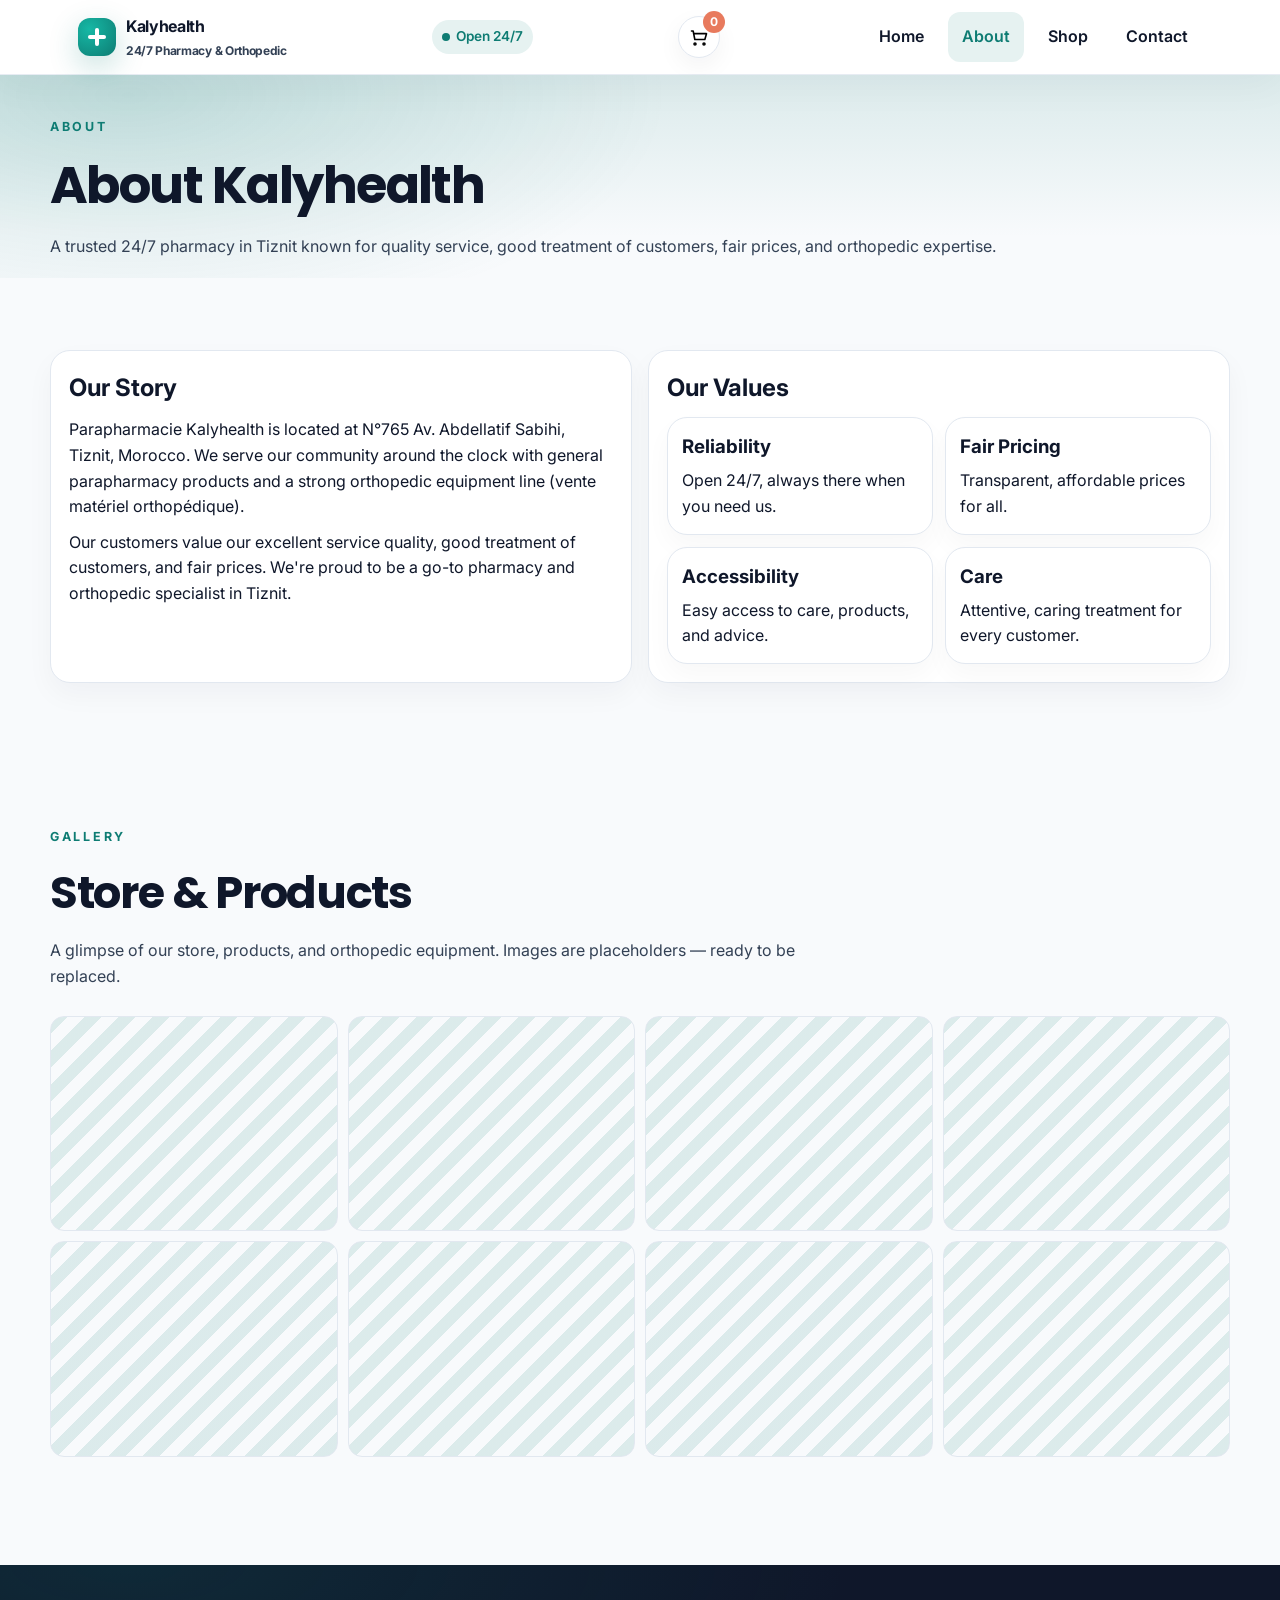
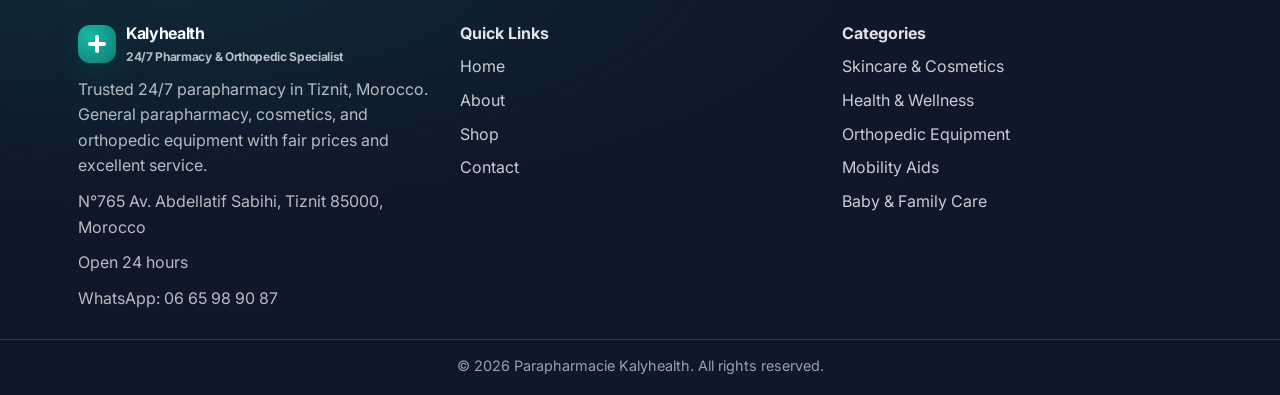
<file: about.html>
<!DOCTYPE html>
<html lang="en">
<head>
  <meta charset="UTF-8">
  <meta name="viewport" content="width=device-width, initial-scale=1.0">
  <title>About — Parapharmacie Kalyhealth</title>
  <meta name="description" content="About Kalyhealth: trusted 24/7 pharmacy in Tiznit, Morocco, known for quality service, fair prices, and orthopedic expertise.">
  <link rel="preconnect" href="https://fonts.googleapis.com">
  <link rel="preconnect" href="https://fonts.gstatic.com" crossorigin>
  <link href="https://fonts.googleapis.com/css2?family=Inter:wght@400;500;600;700&family=Manrope:wght@600;700;800&family=Poppins:wght@600;700;800&display=swap" rel="stylesheet">
  <link rel="stylesheet" href="style.css">
</head>
<body>
  <header class="navbar">
    <div class="navbar-inner">
      <a class="navbar-logo" href="index.html">
        <div class="logo-mark"></div>
        <div class="logo-text">
          <span class="logo-title">Kalyhealth</span>
          <span class="logo-sub">24/7 Pharmacy & Orthopedic</span>
        </div>
      </a>
      <div class="nav-open-badge">
        <span class="nav-open-dot"></span>
        <span>Open 24/7</span>
      </div>
      <nav class="nav-actions">
        <button class="nav-menu-toggle" id="navToggle" aria-label="Open navigation menu">
          <span></span>
          <span></span>
          <span></span>
        </button>
        <button class="cart-btn" id="cartBtn" aria-label="Open cart">
          <svg width="20" height="20" viewBox="0 0 20 20" fill="none" xmlns="http://www.w3.org/2000/svg" aria-hidden="true">
            <path d="M6 16C5.44772 16 5 16.4477 5 17C5 17.5523 5.44772 18 6 18C6.55228 18 7 17.5523 7 17C7 16.4477 6.55228 16 6 16Z" stroke="currentColor" stroke-width="1.6" stroke-linecap="round" stroke-linejoin="round"/>
            <path d="M15 16C14.4477 16 14 16.4477 14 17C14 17.5523 14.4477 18 15 18C15.5523 18 16 17.5523 16 17C16 16.4477 15.5523 16 15 16Z" stroke="currentColor" stroke-width="1.6" stroke-linecap="round" stroke-linejoin="round"/>
            <path d="M2.5 4H4.16667L5.83333 12.5H15.8333L17.5 6.66667H5" stroke="currentColor" stroke-width="1.6" stroke-linecap="round" stroke-linejoin="round"/>
          </svg>
          <span class="cart-badge" id="cartBadge">0</span>
        </button>
      </nav>
      <div class="nav-overlay" id="navOverlay"></div>
      <div class="nav-links" id="navLinks">
        <a class="nav-link" href="index.html">Home</a>
        <a class="nav-link active" href="about.html">About</a>
        <a class="nav-link" href="shop.html">Shop</a>
        <a class="nav-link" href="contact.html">Contact</a>
      </div>
    </div>
  </header>

  <main>
    <section class="page-header">
      <div class="page-header-inner">
        <span class="section-kicker">About</span>
        <h1 class="page-title">About Kalyhealth</h1>
        <p class="page-subtitle">A trusted 24/7 pharmacy in Tiznit known for quality service, good treatment of customers, fair prices, and orthopedic expertise.</p>
      </div>
    </section>

    <section class="section">
      <div class="container about-grid">
        <article class="about-card animate-fade-in-up">
          <h2>Our Story</h2>
          <p>Parapharmacie Kalyhealth is located at N°765 Av. Abdellatif Sabihi, Tiznit, Morocco. We serve our community around the clock with general parapharmacy products and a strong orthopedic equipment line (vente matériel orthopédique).</p>
          <p>Our customers value our excellent service quality, good treatment of customers, and fair prices. We're proud to be a go-to pharmacy and orthopedic specialist in Tiznit.</p>
        </article>
        <article class="about-card animate-fade-in-up" style="transition-delay: 120ms;">
          <h2>Our Values</h2>
          <div class="values-grid">
            <div class="value-card">
              <h3>Reliability</h3>
              <p>Open 24/7, always there when you need us.</p>
            </div>
            <div class="value-card">
              <h3>Fair Pricing</h3>
              <p>Transparent, affordable prices for all.</p>
            </div>
            <div class="value-card">
              <h3>Accessibility</h3>
              <p>Easy access to care, products, and advice.</p>
            </div>
            <div class="value-card">
              <h3>Care</h3>
              <p>Attentive, caring treatment for every customer.</p>
            </div>
          </div>
        </article>
      </div>
    </section>

    <section class="section">
      <div class="section-header">
        <span class="section-kicker">Gallery</span>
        <h2 class="section-title">Store & Products</h2>
        <p class="section-subtitle">A glimpse of our store, products, and orthopedic equipment. Images are placeholders — ready to be replaced.</p>
      </div>
      <div class="container gallery-grid animate-stagger">
        <div class="gallery-item"></div>
        <div class="gallery-item"></div>
        <div class="gallery-item"></div>
        <div class="gallery-item"></div>
        <div class="gallery-item"></div>
        <div class="gallery-item"></div>
        <div class="gallery-item"></div>
        <div class="gallery-item"></div>
      </div>
    </section>
  </main>

  <footer class="footer">
    <div class="footer-inner">
      <div class="footer-brand">
        <div class="navbar-logo" style="color: #fff;">
          <div class="logo-mark"></div>
          <div class="logo-text">
            <span class="logo-title">Kalyhealth</span>
            <span class="logo-sub" style="color: rgba(248,250,252,0.72);">24/7 Pharmacy & Orthopedic Specialist</span>
          </div>
        </div>
        <p class="footer-text">Trusted 24/7 parapharmacy in Tiznit, Morocco. General parapharmacy, cosmetics, and orthopedic equipment with fair prices and excellent service.</p>
        <p class="footer-text">N°765 Av. Abdellatif Sabihi, Tiznit 85000, Morocco</p>
        <p class="footer-text">Open 24 hours</p>
        <p class="footer-text">WhatsApp: 06 65 98 90 87</p>
      </div>
      <div class="footer-links">
        <h4>Quick Links</h4>
        <a class="footer-link" href="index.html">Home</a>
        <a class="footer-link" href="about.html">About</a>
        <a class="footer-link" href="shop.html">Shop</a>
        <a class="footer-link" href="contact.html">Contact</a>
      </div>
      <div class="footer-links">
        <h4>Categories</h4>
        <a class="footer-link" href="shop.html#skincare">Skincare & Cosmetics</a>
        <a class="footer-link" href="shop.html#health">Health & Wellness</a>
        <a class="footer-link" href="shop.html#ortho">Orthopedic Equipment</a>
        <a class="footer-link" href="shop.html#mobility">Mobility Aids</a>
        <a class="footer-link" href="shop.html#baby">Baby & Family Care</a>
      </div>
    </div>
    <div class="footer-bottom">
      <p>&copy; <span id="year"></span> Parapharmacie Kalyhealth. All rights reserved.</p>
    </div>
  </footer>

  <div class="cart-drawer" id="cartDrawer">
    <div class="cart-overlay" id="cartOverlay"></div>
    <div class="cart-panel" id="cartPanel">
      <div class="cart-header">
        <h3 class="cart-title">Your Cart</h3>
        <button class="cart-close" id="cartClose" aria-label="Close cart">✕</button>
      </div>
      <div class="cart-items" id="cartItems"></div>
      <div class="cart-footer">
        <div class="cart-total">
          <span>Total</span>
          <span id="cartTotal">0 DH</span>
        </div>
        <button class="btn btn-whatsapp tap-scale" id="orderWhatsApp">Order via WhatsApp</button>
      </div>
    </div>
  </div>

  <script src="products.js"></script>
  <script src="cart.js"></script>
  <script src="script.js"></script>
</body>
</html>
</file>
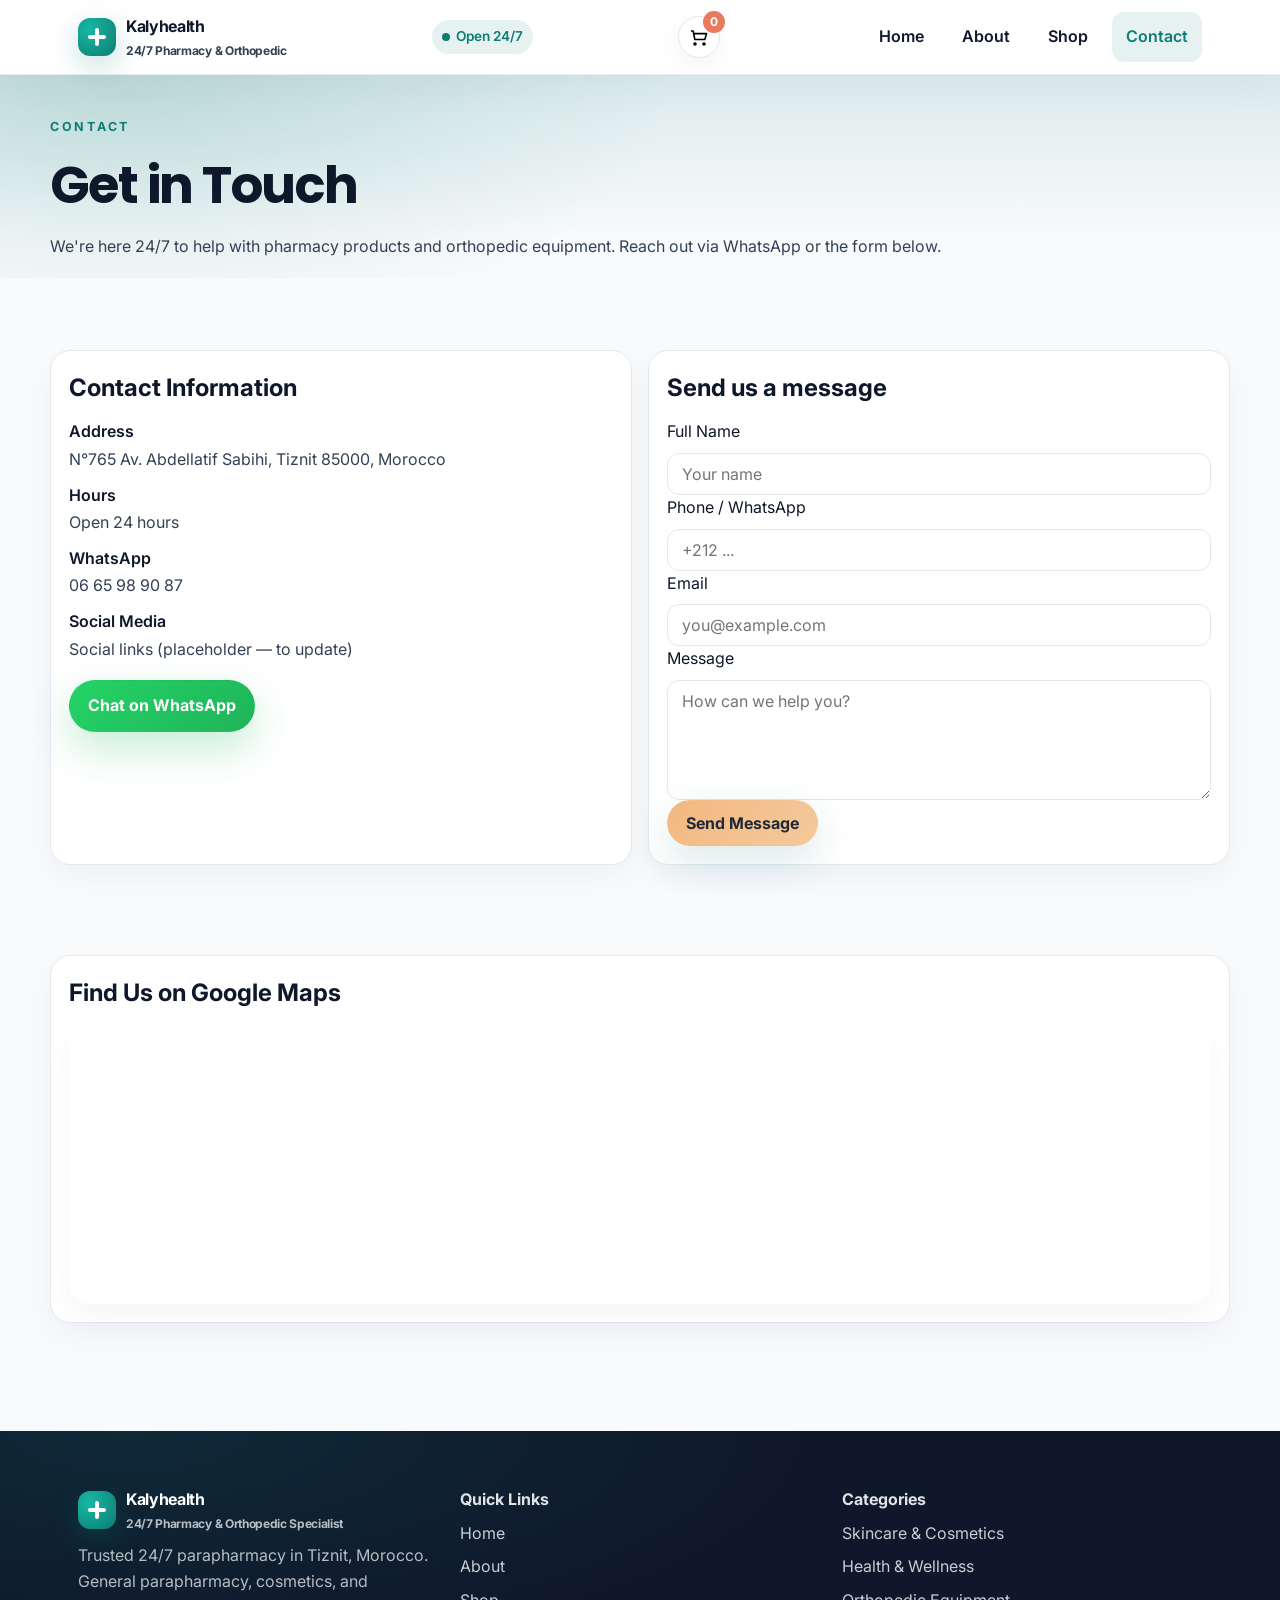
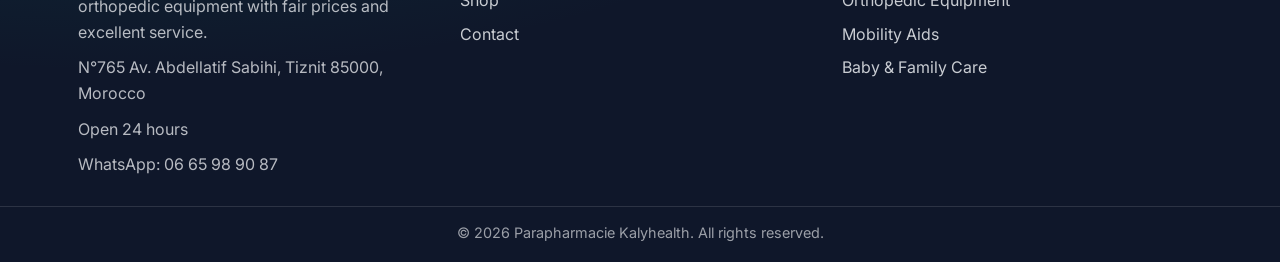
<file: contact.html>
<!DOCTYPE html>
<html lang="en">
<head>
  <meta charset="UTF-8">
  <meta name="viewport" content="width=device-width, initial-scale=1.0">
  <title>Contact — Parapharmacie Kalyhealth</title>
  <meta name="description" content="Contact Kalyhealth: N°765 Av. Abdellatif Sabihi, Tiznit, Morocco. Open 24 hours. WhatsApp 06 65 98 90 87.">
  <link rel="preconnect" href="https://fonts.googleapis.com">
  <link rel="preconnect" href="https://fonts.gstatic.com" crossorigin>
  <link href="https://fonts.googleapis.com/css2?family=Inter:wght@400;500;600;700&family=Manrope:wght@600;700;800&family=Poppins:wght@600;700;800&display=swap" rel="stylesheet">
  <link rel="stylesheet" href="style.css">
</head>
<body>
  <header class="navbar">
    <div class="navbar-inner">
      <a class="navbar-logo" href="index.html">
        <div class="logo-mark"></div>
        <div class="logo-text">
          <span class="logo-title">Kalyhealth</span>
          <span class="logo-sub">24/7 Pharmacy & Orthopedic</span>
        </div>
      </a>
      <div class="nav-open-badge">
        <span class="nav-open-dot"></span>
        <span>Open 24/7</span>
      </div>
      <nav class="nav-actions">
        <button class="nav-menu-toggle" id="navToggle" aria-label="Open navigation menu">
          <span></span>
          <span></span>
          <span></span>
        </button>
        <button class="cart-btn" id="cartBtn" aria-label="Open cart">
          <svg width="20" height="20" viewBox="0 0 20 20" fill="none" xmlns="http://www.w3.org/2000/svg" aria-hidden="true">
            <path d="M6 16C5.44772 16 5 16.4477 5 17C5 17.5523 5.44772 18 6 18C6.55228 18 7 17.5523 7 17C7 16.4477 6.55228 16 6 16Z" stroke="currentColor" stroke-width="1.6" stroke-linecap="round" stroke-linejoin="round"/>
            <path d="M15 16C14.4477 16 14 16.4477 14 17C14 17.5523 14.4477 18 15 18C15.5523 18 16 17.5523 16 17C16 16.4477 15.5523 16 15 16Z" stroke="currentColor" stroke-width="1.6" stroke-linecap="round" stroke-linejoin="round"/>
            <path d="M2.5 4H4.16667L5.83333 12.5H15.8333L17.5 6.66667H5" stroke="currentColor" stroke-width="1.6" stroke-linecap="round" stroke-linejoin="round"/>
          </svg>
          <span class="cart-badge" id="cartBadge">0</span>
        </button>
      </nav>
      <div class="nav-overlay" id="navOverlay"></div>
      <div class="nav-links" id="navLinks">
        <a class="nav-link" href="index.html">Home</a>
        <a class="nav-link" href="about.html">About</a>
        <a class="nav-link" href="shop.html">Shop</a>
        <a class="nav-link active" href="contact.html">Contact</a>
      </div>
    </div>
  </header>

  <main>
    <section class="page-header">
      <div class="page-header-inner">
        <span class="section-kicker">Contact</span>
        <h1 class="page-title">Get in Touch</h1>
        <p class="page-subtitle">We're here 24/7 to help with pharmacy products and orthopedic equipment. Reach out via WhatsApp or the form below.</p>
      </div>
    </section>

    <section class="section">
      <div class="container contact-grid">
        <article class="contact-card animate-fade-in-up">
          <h2>Contact Information</h2>
          <div class="contact-list">
            <div class="contact-item">
              <span class="contact-label">Address</span>
              <span class="contact-value">N°765 Av. Abdellatif Sabihi, Tiznit 85000, Morocco</span>
            </div>
            <div class="contact-item">
              <span class="contact-label">Hours</span>
              <span class="contact-value">Open 24 hours</span>
            </div>
            <div class="contact-item">
              <span class="contact-label">WhatsApp</span>
              <span class="contact-value">06 65 98 90 87</span>
            </div>
            <div class="contact-item">
              <span class="contact-label">Social Media</span>
              <span class="contact-value">Social links (placeholder — to update)</span>
            </div>
          </div>
          <div class="hero-actions">
            <a class="btn btn-whatsapp tap-scale" href="https://wa.me/212665989087?text=Hello%20Kalyhealth%2C%20I%20have%20a%20question%20about%20your%20products." target="_blank" rel="noopener">Chat on WhatsApp</a>
          </div>
        </article>

        <article class="contact-card animate-fade-in-up" style="transition-delay: 120ms;">
          <h2>Send us a message</h2>
          <form id="contactForm" novalidate>
            <div class="form-group">
              <label for="name">Full Name</label>
              <input class="form-input" type="text" id="name" placeholder="Your name">
            </div>
            <div class="form-group">
              <label for="phone">Phone / WhatsApp</label>
              <input class="form-input" type="tel" id="phone" placeholder="+212 ...">
            </div>
            <div class="form-group">
              <label for="email">Email</label>
              <input class="form-input" type="email" id="email" placeholder="you@example.com">
            </div>
            <div class="form-group">
              <label for="message">Message</label>
              <textarea class="form-textarea" id="message" placeholder="How can we help you?"></textarea>
            </div>
            <button class="btn btn-primary tap-scale" type="submit">Send Message</button>
          </form>
        </article>
      </div>
    </section>

    <section class="section" style="padding-top: 18px;">
      <div class="container contact-card animate-fade-in-up">
        <h2>Find Us on Google Maps</h2>
        <iframe class="map-frame" loading="lazy" allowfullscreen referrerpolicy="no-referrer-when-downgrade" src="https://maps.google.com/?q=N%C2%B0765%20Av.%20Abdellatif%20Sabihi%2C%20Tiznit%2085000%2C%20Morocco&output=embed"></iframe>
      </div>
    </section>
  </main>

  <footer class="footer">
    <div class="footer-inner">
      <div class="footer-brand">
        <div class="navbar-logo" style="color: #fff;">
          <div class="logo-mark"></div>
          <div class="logo-text">
            <span class="logo-title">Kalyhealth</span>
            <span class="logo-sub" style="color: rgba(248,250,252,0.72);">24/7 Pharmacy & Orthopedic Specialist</span>
          </div>
        </div>
        <p class="footer-text">Trusted 24/7 parapharmacy in Tiznit, Morocco. General parapharmacy, cosmetics, and orthopedic equipment with fair prices and excellent service.</p>
        <p class="footer-text">N°765 Av. Abdellatif Sabihi, Tiznit 85000, Morocco</p>
        <p class="footer-text">Open 24 hours</p>
        <p class="footer-text">WhatsApp: 06 65 98 90 87</p>
      </div>
      <div class="footer-links">
        <h4>Quick Links</h4>
        <a class="footer-link" href="index.html">Home</a>
        <a class="footer-link" href="about.html">About</a>
        <a class="footer-link" href="shop.html">Shop</a>
        <a class="footer-link" href="contact.html">Contact</a>
      </div>
      <div class="footer-links">
        <h4>Categories</h4>
        <a class="footer-link" href="shop.html#skincare">Skincare & Cosmetics</a>
        <a class="footer-link" href="shop.html#health">Health & Wellness</a>
        <a class="footer-link" href="shop.html#ortho">Orthopedic Equipment</a>
        <a class="footer-link" href="shop.html#mobility">Mobility Aids</a>
        <a class="footer-link" href="shop.html#baby">Baby & Family Care</a>
      </div>
    </div>
    <div class="footer-bottom">
      <p>&copy; <span id="year"></span> Parapharmacie Kalyhealth. All rights reserved.</p>
    </div>
  </footer>

  <div class="cart-drawer" id="cartDrawer">
    <div class="cart-overlay" id="cartOverlay"></div>
    <div class="cart-panel" id="cartPanel">
      <div class="cart-header">
        <h3 class="cart-title">Your Cart</h3>
        <button class="cart-close" id="cartClose" aria-label="Close cart">✕</button>
      </div>
      <div class="cart-items" id="cartItems"></div>
      <div class="cart-footer">
        <div class="cart-total">
          <span>Total</span>
          <span id="cartTotal">0 DH</span>
        </div>
        <button class="btn btn-whatsapp tap-scale" id="orderWhatsApp">Order via WhatsApp</button>
      </div>
    </div>
  </div>

  <script src="products.js"></script>
  <script src="cart.js"></script>
  <script src="script.js"></script>
</body>
</html>
</file>
<file: style.css>
/* DESIGN PLAN (quick):
- Palette: deep teal (#0A8F7B or #0E7C73 primary, #0B7A6C), white (#FFFFFF), soft accent gold (#F2B880) for CTAs/badges, coral-ish (#E87A5D) for highlights, dark text (#0F172A), light bg (#F8FAFC)
- Typography: Poppins/Manrope (headings), Inter/Nunito Sans (body) - mobile-first sizing
- Hero: full-screen teal-to-white gradient with clean medical-cross accent (CSS only)
- Product cards: subtle border, shadow on hover, tap-scale on mobile
- Cart: sidebar on desktop, bottom-sheet on mobile
- Animations: fade-in-up, micro-bounce, badge-pulse, star reveal, smooth scroll
*/

:root {
  --primary: #0E7C73;
  --primary-dark: #0A7466;
  --primary-deep: #0A6C63;
  --accent-gold: #F2B880;
  --accent-coral: #E87A5D;
  --bg: #F8FAFC;
  --card-bg: #FFFFFF;
  --text-dark: #0F172A;
  --text-light: #334155;
  --text-white: #FFFFFF;
  --border: #E2E8F0;
  --shadow-soft: 0 10px 30px rgba(14, 124, 115, 0.12);
  --shadow-strong: 0 18px 45px rgba(14, 124, 115, 0.22);
  --radius-sm: 10px;
  --radius-md: 14px;
  --radius-lg: 20px;
  --ease: cubic-bezier(0.22, 1, 0.36, 1);
}

* {
  margin: 0;
  padding: 0;
  box-sizing: border-box;
  -webkit-font-smoothing: antialiased;
  -moz-osx-font-smoothing: grayscale;
}

html {
  scroll-behavior: smooth;
}

body {
  font-family: 'Inter', 'Nunito Sans', system-ui, -apple-system, BlinkMacSystemFont, sans-serif;
  color: var(--text-dark);
  background: var(--bg);
  line-height: 1.6;
  overflow-x: hidden;
}

img {
  max-width: 100%;
  display: block;
  height: auto;
}

a {
  color: inherit;
  text-decoration: none;
}

button {
  font-family: inherit;
  cursor: pointer;
  border: none;
  background: none;
  font-size: 1rem;
}

ul {
  list-style: none;
}

:focus-visible {
  outline: 3px solid rgba(242, 184, 128, 0.8);
  outline-offset: 2px;
  border-radius: 8px;
}

.no-scroll {
  overflow: hidden;
}

@keyframes fadeInUp {
  from {
    opacity: 0;
    transform: translateY(16px);
  }
  to {
    opacity: 1;
    transform: translateY(0);
  }
}

@keyframes slideInRight {
  from {
    opacity: 0;
    transform: translateX(100%);
  }
  to {
    opacity: 1;
    transform: translateX(0);
  }
}

@keyframes badgePulse {
  0%, 100% {
    transform: scale(1);
    box-shadow: 0 0 0 0 rgba(232, 122, 93, 0.55);
  }
  50% {
    transform: scale(1.08);
    box-shadow: 0 0 0 6px rgba(232, 122, 93, 0.18);
  }
}

@keyframes microBounce {
  0% { transform: scale(1); }
  30% { transform: scale(0.92); }
  60% { transform: scale(1.08); }
  100% { transform: scale(1); }
}

@keyframes starReveal {
  from { opacity: 0; transform: scale(0.6) rotate(-8deg); }
  to { opacity: 1; transform: scale(1) rotate(0); }
}

@keyframes ticker {
  from { transform: translateX(0); }
  to { transform: translateX(-50%); }
}

.animate-fade-in-up {
  opacity: 0;
  transform: translateY(16px);
  transition: opacity 700ms var(--ease), transform 700ms var(--ease);
}

.animate-fade-in-up.in-view {
  opacity: 1;
  transform: translateY(0);
}

.animate-stagger > * {
  opacity: 0;
  transform: translateY(14px);
  transition: opacity 650ms var(--ease), transform 650ms var(--ease);
}

.animate-stagger.in-view > *:nth-child(1) { transition-delay: 100ms; }
.animate-stagger.in-view > *:nth-child(2) { transition-delay: 160ms; }
.animate-stagger.in-view > *:nth-child(3) { transition-delay: 220ms; }
.animate-stagger.in-view > *:nth-child(4) { transition-delay: 280ms; }
.animate-stagger.in-view > *:nth-child(5) { transition-delay: 340ms; }
.animate-stagger.in-view > *:nth-child(6) { transition-delay: 400ms; }

.animate-stagger.in-view > * {
  opacity: 1;
  transform: translateY(0);
}

.tap-scale {
  transition: transform 160ms ease, box-shadow 160ms ease;
}

.tap-scale:active {
  transform: scale(0.97);
}

.card-lift {
  transition: transform 260ms var(--ease), box-shadow 260ms var(--ease), border-color 260ms var(--ease);
}

.card-lift:hover {
  transform: translateY(-6px);
  box-shadow: var(--shadow-soft);
}

.card-lift:active {
  transform: translateY(-2px) scale(0.99);
}

.navbar {
  position: sticky;
  top: 0;
  z-index: 40;
  background: rgba(255, 255, 255, 0.98);
  backdrop-filter: blur(6px);
  border-bottom: 1px solid rgba(226, 232, 240, 0.8);
  box-shadow: 0 10px 40px rgba(15, 23, 42, 0.04);
}

.navbar-inner {
  display: flex;
  align-items: center;
  justify-content: space-between;
  gap: 16px;
  max-width: 1180px;
  margin: 0 auto;
  padding: 10px 18px;
}

.navbar-logo {
  display: flex;
  align-items: center;
  gap: 10px;
  font-weight: 700;
  letter-spacing: -0.02em;
}

.logo-mark {
  width: 38px;
  height: 38px;
  border-radius: 12px;
  background: radial-gradient(circle at 30% 30%, #16B8A5, var(--primary));
  position: relative;
  box-shadow: 0 10px 30px rgba(14, 124, 115, 0.24);
}

.logo-mark::before,
.logo-mark::after {
  content: "";
  position: absolute;
  background: #fff;
  border-radius: 999px;
}

.logo-mark::before {
  width: 18px;
  height: 4px;
  left: 50%;
  top: 50%;
  transform: translate(-50%, -50%);
}

.logo-mark::after {
  width: 4px;
  height: 18px;
  left: 50%;
  top: 50%;
  transform: translate(-50%, -50%);
}

.logo-text {
  display: flex;
  flex-direction: column;
  gap: 1px;
}

.logo-title {
  font-size: 1rem;
  font-weight: 700;
}

.logo-sub {
  font-size: 0.75rem;
  color: var(--text-light);
}

.nav-open-badge {
  display: none;
  align-items: center;
  gap: 6px;
  padding: 6px 10px;
  border-radius: 999px;
  background: rgba(14, 124, 115, 0.1);
  color: var(--primary);
  font-weight: 600;
  font-size: 0.85rem;
  animation: badgePulse 2600ms infinite;
}

.nav-open-dot {
  width: 8px;
  height: 8px;
  border-radius: 50%;
  background: var(--primary);
}

.nav-actions {
  display: flex;
  align-items: center;
  gap: 10px;
}

.nav-menu-toggle {
  display: inline-flex;
  align-items: center;
  justify-content: center;
  width: 42px;
  height: 42px;
  border-radius: 999px;
  background: var(--card-bg);
  border: 1px solid var(--border);
  box-shadow: 0 8px 24px rgba(15, 23, 42, 0.05);
  position: relative;
}

.nav-menu-toggle span {
  display: block;
  width: 18px;
  height: 2px;
  background: var(--text-dark);
  border-radius: 999px;
  margin: 3px 0;
}

.cart-btn {
  display: inline-flex;
  align-items: center;
  justify-content: center;
  width: 42px;
  height: 42px;
  border-radius: 999px;
  background: var(--card-bg);
  border: 1px solid var(--border);
  box-shadow: 0 8px 24px rgba(15, 23, 42, 0.05);
  position: relative;
}

.cart-badge {
  position: absolute;
  top: -6px;
  right: -6px;
  min-width: 22px;
  height: 22px;
  border-radius: 999px;
  background: var(--accent-coral);
  color: #fff;
  display: flex;
  align-items: center;
  justify-content: center;
  font-size: 0.75rem;
  font-weight: 700;
  padding: 0 6px;
  transition: transform 200ms var(--ease);
}

.cart-badge.pulse {
  animation: badgePulse 600ms ease;
}

.nav-links {
  position: fixed;
  inset: 0 0 0 auto;
  transform: translateX(100%);
  transition: transform 380ms var(--ease);
  background: radial-gradient(circle at top right, rgba(14, 124, 115, 0.14), transparent 55%), #fff;
  display: flex;
  flex-direction: column;
  padding: 84px 24px 24px;
  gap: 12px;
  box-shadow: -20px 0 60px rgba(15, 23, 42, 0.16);
}

.nav-links.open {
  transform: translateX(0);
}

.nav-link {
  font-weight: 600;
  padding: 12px 14px;
  border-radius: 12px;
  display: flex;
  align-items: center;
  gap: 10px;
}

.nav-link.active,
.nav-link:hover {
  background: rgba(14, 124, 115, 0.1);
  color: var(--primary);
}

.nav-overlay {
  position: fixed;
  inset: 0;
  background: rgba(15, 23, 42, 0.4);
  opacity: 0;
  pointer-events: none;
  transition: opacity 320ms var(--ease);
}

.nav-overlay.active {
  opacity: 1;
  pointer-events: all;
}

.hero {
  position: relative;
  min-height: 88svh;
  display: flex;
  align-items: center;
  padding: 72px 18px 56px;
  background: radial-gradient(1200px 800px at 10% 10%, rgba(22, 184, 165, 0.25), transparent 60%),
              radial-gradient(900px 700px at 90% 20%, rgba(242, 184, 128, 0.18), transparent 65%),
              linear-gradient(160deg, var(--primary-deep) 0%, #0C9F90 45%, #F8FAFC 100%);
  overflow: hidden;
}

.hero::after {
  content: "";
  position: absolute;
  width: 320px;
  height: 320px;
  border-radius: 50%;
  border: 18px solid rgba(255, 255, 255, 0.14);
  top: -120px;
  right: -140px;
}

.hero-grid {
  position: relative;
  z-index: 2;
  max-width: 1180px;
  margin: 0 auto;
  display: grid;
  gap: 32px;
}

.hero-content {
  display: flex;
  flex-direction: column;
  gap: 18px;
}

.hero-kicker {
  display: inline-flex;
  align-items: center;
  gap: 8px;
  padding: 8px 14px;
  border-radius: 999px;
  background: rgba(255, 255, 255, 0.18);
  color: var(--text-white);
  font-weight: 600;
  width: fit-content;
  backdrop-filter: blur(4px);
}

.hero-title {
  font-family: 'Poppins', 'Manrope', sans-serif;
  font-size: clamp(2.6rem, 8vw, 4.8rem);
  line-height: 1.02;
  letter-spacing: -0.04em;
  color: var(--text-white);
}

.hero-subtitle {
  color: rgba(248, 250, 252, 0.88);
  font-size: clamp(1rem, 2.4vw, 1.16rem);
  max-width: 680px;
}

.hero-actions {
  display: flex;
  flex-wrap: wrap;
  gap: 12px;
  margin-top: 6px;
}

.btn {
  display: inline-flex;
  align-items: center;
  gap: 10px;
  padding: 12px 18px;
  border-radius: 999px;
  font-weight: 700;
  border: 1px solid transparent;
  transition: transform 200ms var(--ease), box-shadow 200ms var(--ease), background 200ms var(--ease), color 200ms var(--ease);
  box-shadow: 0 14px 40px rgba(14, 124, 115, 0.16);
}

.btn-primary {
  background: linear-gradient(135deg, var(--accent-gold) 0%, #F5C99C 100%);
  color: #1F2937;
}

.btn-ghost {
  background: rgba(255, 255, 255, 0.16);
  color: var(--text-white);
  backdrop-filter: blur(4px);
  border-color: rgba(255, 255, 255, 0.4);
}

.btn-whatsapp {
  background: linear-gradient(135deg, #25D366 0%, #1FB45A 100%);
  color: #fff;
  box-shadow: 0 16px 40px rgba(31, 180, 90, 0.26);
}

.btn:active {
  transform: scale(0.98);
}

.hero-card {
  background: rgba(255, 255, 255, 0.92);
  border-radius: var(--radius-lg);
  border: 1px solid rgba(226, 232, 240, 0.9);
  box-shadow: var(--shadow-strong);
  padding: 20px;
  display: grid;
  gap: 14px;
  align-self: start;
}

.hero-card-grid {
  display: grid;
  grid-template-columns: repeat(2, minmax(0, 1fr));
  gap: 12px;
}

.hero-card-item {
  background: linear-gradient(160deg, rgba(14, 124, 115, 0.08), transparent 70%);
  border-radius: var(--radius-md);
  padding: 14px;
  display: flex;
  flex-direction: column;
  gap: 6px;
  border: 1px solid rgba(226, 232, 240, 0.9);
}

.hero-card-label {
  font-size: 0.9rem;
  font-weight: 600;
}

.hero-card-value {
  font-size: 0.85rem;
  color: var(--text-light);
}

.trust-strip {
  position: relative;
  overflow: hidden;
  background: var(--primary-dark);
  color: var(--text-white);
  border-top: 1px solid rgba(255, 255, 255, 0.14);
  border-bottom: 1px solid rgba(255, 255, 255, 0.14);
}

.trust-strip-track {
  display: flex;
  gap: 36px;
  align-items: center;
  padding: 10px 0;
  width: max-content;
  animation: ticker 24s linear infinite;
  text-transform: uppercase;
  letter-spacing: 0.24em;
  font-size: 0.78rem;
  font-weight: 600;
}

.trust-strip-item {
  white-space: nowrap;
}

.section {
  padding: 56px 18px;
}

.section-header {
  max-width: 1180px;
  margin: 0 auto 26px;
  display: flex;
  flex-direction: column;
  gap: 10px;
}

.section-kicker {
  color: var(--primary);
  font-weight: 700;
  text-transform: uppercase;
  letter-spacing: 0.22em;
  font-size: 0.78rem;
}

.section-title {
  font-family: 'Poppins', 'Manrope', sans-serif;
  font-size: clamp(1.8rem, 4vw, 2.8rem);
  letter-spacing: -0.03em;
}

.section-subtitle {
  color: var(--text-light);
  max-width: 760px;
}

.container {
  max-width: 1180px;
  margin: 0 auto;
}

.categories-grid {
  display: grid;
  grid-template-columns: repeat(1, minmax(0, 1fr));
  gap: 16px;
}

.category-card {
  background: var(--card-bg);
  border-radius: var(--radius-lg);
  border: 1px solid var(--border);
  padding: 18px;
  display: flex;
  flex-direction: column;
  gap: 10px;
  box-shadow: 0 12px 30px rgba(15, 23, 42, 0.04);
}

.category-card-icon {
  width: 52px;
  height: 52px;
  border-radius: 14px;
  display: flex;
  align-items: center;
  justify-content: center;
  background: radial-gradient(circle at 30% 30%, rgba(22, 184, 165, 0.22), rgba(14, 124, 115, 0.12));
  position: relative;
}

.category-card-icon::after {
  content: "";
  width: 24px;
  height: 24px;
  border-radius: 50%;
  border: 6px solid rgba(14, 124, 115, 0.8);
  position: relative;
}

.category-card-icon.cross::before,
.category-card-icon.cross::after {
  content: "";
  position: absolute;
  width: 18px;
  height: 4px;
  background: rgba(14, 124, 115, 0.9);
  border-radius: 999px;
}

.category-card-icon.cross::after {
  transform: rotate(90deg);
}

.category-card-title {
  font-weight: 700;
  font-size: 1.08rem;
}

.category-card-text {
  color: var(--text-light);
  font-size: 0.98rem;
}

.spotlight {
  background: radial-gradient(1000px 600px at 10% 10%, rgba(14, 124, 115, 0.12), transparent 60%), #fff;
}

.spotlight-grid {
  display: grid;
  grid-template-columns: repeat(1, minmax(0, 1fr));
  gap: 18px;
  align-items: center;
}

.spotlight-content {
  display: flex;
  flex-direction: column;
  gap: 14px;
}

.spotlight-list {
  display: flex;
  flex-direction: column;
  gap: 10px;
}

.spotlight-item {
  display: flex;
  align-items: flex-start;
  gap: 10px;
  padding: 12px 14px;
  border-radius: var(--radius-md);
  background: var(--card-bg);
  border: 1px solid var(--border);
  box-shadow: 0 10px 26px rgba(15, 23, 42, 0.03);
}

.spotlight-dot {
  width: 10px;
  height: 10px;
  border-radius: 50%;
  background: var(--primary);
  margin-top: 8px;
  box-shadow: 0 0 0 6px rgba(14, 124, 115, 0.12);
}

.spotlight-actions {
  margin-top: 4px;
}

.products-grid {
  display: grid;
  grid-template-columns: repeat(1, minmax(0, 1fr));
  gap: 16px;
}

.product-card {
  background: var(--card-bg);
  border-radius: var(--radius-lg);
  border: 1px solid var(--border);
  overflow: hidden;
  display: flex;
  flex-direction: column;
  box-shadow: 0 12px 28px rgba(15, 23, 42, 0.04);
}

.product-media {
  position: relative;
  aspect-ratio: 16 / 10;
  background: linear-gradient(160deg, rgba(14, 124, 115, 0.16), rgba(248, 250, 252, 0.9));
}

.product-media::after {
  content: "";
  position: absolute;
  inset: 0;
  background: radial-gradient(circle at 20% 20%, rgba(255, 255, 255, 0.4), transparent 55%);
}

.product-media.placeholder {
  background: repeating-linear-gradient(135deg, rgba(14, 124, 115, 0.12) 0 14px, transparent 14px 28px);
}

.product-body {
  display: flex;
  flex-direction: column;
  gap: 10px;
  padding: 16px;
}

.product-meta {
  display: flex;
  align-items: center;
  justify-content: space-between;
}

.product-category {
  font-size: 0.85rem;
  color: var(--primary);
  font-weight: 600;
}

.product-price {
  font-weight: 700;
  font-size: 1.08rem;
}

.product-title {
  font-weight: 700;
  font-size: 1.04rem;
}

.product-actions {
  margin-top: auto;
}

.btn-add-cart {
  width: 100%;
  justify-content: center;
  background: linear-gradient(135deg, var(--primary) 0%, var(--primary-dark) 100%);
  color: var(--text-white);
  box-shadow: 0 14px 34px rgba(14, 124, 115, 0.2);
}

.features-grid {
  display: grid;
  grid-template-columns: repeat(1, minmax(0, 1fr));
  gap: 14px;
}

.feature-card {
  background: var(--card-bg);
  border-radius: var(--radius-lg);
  border: 1px solid var(--border);
  padding: 16px;
  display: flex;
  gap: 12px;
  align-items: flex-start;
  box-shadow: 0 12px 28px rgba(15, 23, 42, 0.04);
}

.feature-icon {
  width: 46px;
  height: 46px;
  border-radius: 12px;
  background: radial-gradient(circle at 30% 30%, rgba(22, 184, 165, 0.22), rgba(14, 124, 115, 0.14));
  display: flex;
  align-items: center;
  justify-content: center;
  flex-shrink: 0;
}

.feature-icon::after {
  content: "";
  width: 18px;
  height: 18px;
  border-radius: 50%;
  border: 5px solid rgba(14, 124, 115, 0.8);
}

.testimonials-grid {
  display: grid;
  grid-template-columns: repeat(1, minmax(0, 1fr));
  gap: 14px;
}

.testimonial-card {
  background: var(--card-bg);
  border-radius: var(--radius-lg);
  border: 1px solid var(--border);
  padding: 18px;
  display: flex;
  flex-direction: column;
  gap: 12px;
  box-shadow: 0 12px 28px rgba(15, 23, 42, 0.04);
}

.stars {
  display: flex;
  gap: 6px;
}

.star {
  font-size: 1.2rem;
  color: rgba(148, 163, 184, 0.8);
}

.star.active {
  color: var(--accent-gold);
  animation: starReveal 420ms var(--ease) both;
}

.testimonial-text {
  font-size: 1rem;
  color: var(--text-light);
}

.footer {
  background: radial-gradient(1200px 400px at 10% 0%, rgba(14, 124, 115, 0.18), transparent 60%), #0F172A;
  color: rgba(248, 250, 252, 0.9);
  margin-top: 36px;
}

.footer-inner {
  max-width: 1180px;
  margin: 0 auto;
  padding: 42px 18px 24px;
  display: grid;
  grid-template-columns: repeat(1, minmax(0, 1fr));
  gap: 22px;
}

.footer-brand {
  display: flex;
  flex-direction: column;
  gap: 10px;
}

.footer-text {
  color: rgba(248, 250, 252, 0.72);
}

.footer-links {
  display: flex;
  flex-direction: column;
  gap: 8px;
}

.footer-link {
  color: rgba(248, 250, 252, 0.8);
}

.footer-bottom {
  border-top: 1px solid rgba(248, 250, 252, 0.12);
  padding: 14px 18px 18px;
  text-align: center;
  color: rgba(248, 250, 252, 0.6);
  font-size: 0.9rem;
}

.cart-drawer {
  position: fixed;
  inset: 0;
  z-index: 50;
  display: none;
}

.cart-drawer.active {
  display: block;
}

.cart-overlay {
  position: absolute;
  inset: 0;
  background: rgba(15, 23, 42, 0.5);
  opacity: 0;
  transition: opacity 320ms var(--ease);
}

.cart-drawer.active .cart-overlay {
  opacity: 1;
}

.cart-panel {
  position: absolute;
  inset: 0;
  background: #fff;
  display: flex;
  flex-direction: column;
  transform: translateY(100%);
  transition: transform 420ms var(--ease);
  border-radius: 18px 18px 0 0;
  overflow: hidden;
}

.cart-drawer.active .cart-panel {
  transform: translateY(0);
}

.cart-header {
  display: flex;
  align-items: center;
  justify-content: space-between;
  padding: 14px 18px;
  border-bottom: 1px solid var(--border);
}

.cart-title {
  font-weight: 700;
}

.cart-close {
  width: 38px;
  height: 38px;
  border-radius: 999px;
  border: 1px solid var(--border);
  display: flex;
  align-items: center;
  justify-content: center;
}

.cart-items {
  flex: 1;
  overflow-y: auto;
  padding: 14px 18px;
  display: flex;
  flex-direction: column;
  gap: 12px;
}

.cart-empty {
  text-align: center;
  color: var(--text-light);
  margin: auto;
}

.cart-item {
  display: grid;
  grid-template-columns: 78px 1fr auto;
  gap: 12px;
  align-items: center;
  padding: 10px;
  border-radius: var(--radius-md);
  border: 1px solid var(--border);
}

.cart-item-media {
  width: 78px;
  height: 62px;
  border-radius: 10px;
  background: repeating-linear-gradient(135deg, rgba(14, 124, 115, 0.12) 0 10px, transparent 10px 20px);
}

.cart-item-info {
  display: flex;
  flex-direction: column;
  gap: 4px;
}

.cart-item-title {
  font-weight: 600;
  font-size: 0.98rem;
}

.cart-item-price {
  color: var(--text-light);
  font-size: 0.9rem;
}

.cart-item-actions {
  display: flex;
  flex-direction: column;
  align-items: flex-end;
  gap: 8px;
}

.qty-control {
  display: flex;
  align-items: center;
  gap: 8px;
  border: 1px solid var(--border);
  border-radius: 999px;
  padding: 4px 8px;
}

.qty-btn {
  width: 28px;
  height: 28px;
  border-radius: 999px;
  display: flex;
  align-items: center;
  justify-content: center;
  font-weight: 700;
}

.qty-value {
  min-width: 24px;
  text-align: center;
  font-weight: 600;
}

.cart-remove {
  color: var(--accent-coral);
  font-weight: 600;
  font-size: 0.9rem;
}

.cart-footer {
  border-top: 1px solid var(--border);
  padding: 14px 18px 18px;
  display: flex;
  flex-direction: column;
  gap: 12px;
}

.cart-total {
  display: flex;
  align-items: center;
  justify-content: space-between;
  font-weight: 700;
}

.page-header {
  padding: 42px 18px 18px;
  background: radial-gradient(900px 400px at 10% 10%, rgba(14, 124, 115, 0.16), transparent 60%), linear-gradient(180deg, rgba(14, 124, 115, 0.12), transparent 80%);
}

.page-header-inner {
  max-width: 1180px;
  margin: 0 auto;
  display: flex;
  flex-direction: column;
  gap: 8px;
}

.page-title {
  font-family: 'Poppins', 'Manrope', sans-serif;
  font-size: clamp(2rem, 6vw, 3.2rem);
  letter-spacing: -0.03em;
}

.page-subtitle {
  color: var(--text-light);
}

.filters-bar {
  display: flex;
  flex-direction: column;
  gap: 12px;
  background: var(--card-bg);
  border-radius: var(--radius-lg);
  border: 1px solid var(--border);
  padding: 14px 16px;
  box-shadow: 0 12px 26px rgba(15, 23, 42, 0.03);
}

.filter-row {
  display: flex;
  flex-wrap: wrap;
  gap: 10px;
}

.filter-chip {
  padding: 8px 14px;
  border-radius: 999px;
  border: 1px solid var(--border);
  font-weight: 600;
  font-size: 0.95rem;
}

.filter-chip.active {
  background: rgba(14, 124, 115, 0.14);
  color: var(--primary);
  border-color: rgba(14, 124, 115, 0.4);
}

.search-sort {
  display: flex;
  flex-direction: column;
  gap: 10px;
}

.search-input {
  width: 100%;
  padding: 10px 14px;
  border-radius: 999px;
  border: 1px solid var(--border);
  font-size: 1rem;
  font-family: inherit;
}

.sort-select {
  width: 100%;
  padding: 10px 14px;
  border-radius: 999px;
  border: 1px solid var(--border);
  font-size: 1rem;
  font-family: inherit;
  background: #fff;
}

.about-grid {
  display: grid;
  grid-template-columns: repeat(1, minmax(0, 1fr));
  gap: 16px;
}

.about-card {
  background: var(--card-bg);
  border-radius: var(--radius-lg);
  border: 1px solid var(--border);
  padding: 18px;
  display: flex;
  flex-direction: column;
  gap: 10px;
  box-shadow: 0 12px 28px rgba(15, 23, 42, 0.04);
}

.values-grid {
  display: grid;
  grid-template-columns: repeat(1, minmax(0, 1fr));
  gap: 12px;
}

.value-card {
  background: var(--card-bg);
  border-radius: var(--radius-lg);
  border: 1px solid var(--border);
  padding: 14px;
  display: flex;
  flex-direction: column;
  gap: 6px;
  box-shadow: 0 12px 26px rgba(15, 23, 42, 0.03);
}

.gallery-grid {
  display: grid;
  grid-template-columns: repeat(2, minmax(0, 1fr));
  gap: 10px;
}

.gallery-item {
  aspect-ratio: 4 / 3;
  border-radius: var(--radius-md);
  background: repeating-linear-gradient(135deg, rgba(14, 124, 115, 0.12) 0 12px, transparent 12px 24px);
  border: 1px solid var(--border);
}

.contact-grid {
  display: grid;
  grid-template-columns: repeat(1, minmax(0, 1fr));
  gap: 16px;
}

.contact-card {
  background: var(--card-bg);
  border-radius: var(--radius-lg);
  border: 1px solid var(--border);
  padding: 18px;
  display: flex;
  flex-direction: column;
  gap: 12px;
  box-shadow: 0 12px 28px rgba(15, 23, 42, 0.04);
}

.contact-list {
  display: flex;
  flex-direction: column;
  gap: 10px;
}

.contact-item {
  display: flex;
  flex-direction: column;
  gap: 2px;
}

.contact-label {
  font-weight: 600;
}

.contact-value {
  color: var(--text-light);
}

.form-group {
  display: flex;
  flex-direction: column;
  gap: 8px;
}

.form-input,
.form-textarea {
  padding: 10px 14px;
  border-radius: 12px;
  border: 1px solid var(--border);
  font-family: inherit;
  font-size: 1rem;
  background: #fff;
}

.form-textarea {
  min-height: 120px;
  resize: vertical;
}

.map-frame {
  width: 100%;
  height: 280px;
  border: 0;
  border-radius: var(--radius-lg);
  box-shadow: 0 12px 28px rgba(15, 23, 42, 0.04);
}

@media (min-width: 640px) {
  .categories-grid { grid-template-columns: repeat(2, minmax(0, 1fr)); }
  .products-grid { grid-template-columns: repeat(2, minmax(0, 1fr)); }
  .features-grid { grid-template-columns: repeat(2, minmax(0, 1fr)); }
  .testimonials-grid { grid-template-columns: repeat(2, minmax(0, 1fr)); }
  .about-grid { grid-template-columns: repeat(2, minmax(0, 1fr)); }
  .values-grid { grid-template-columns: repeat(2, minmax(0, 1fr)); }
  .contact-grid { grid-template-columns: repeat(2, minmax(0, 1fr)); }
  .search-sort { flex-direction: row; align-items: center; }
  .search-input { flex: 1; }
  .sort-select { width: auto; }
  .gallery-grid { grid-template-columns: repeat(3, minmax(0, 1fr)); }
}

@media (min-width: 920px) {
  .navbar-inner { padding: 12px 28px; }
  .nav-open-badge { display: inline-flex; }
  .nav-menu-toggle { display: none; }
  .nav-links {
    position: static;
    transform: none;
    flex-direction: row;
    padding: 0;
    background: transparent;
    box-shadow: none;
    gap: 10px;
    align-items: center;
  }
  .nav-overlay { display: none; }
  .hero { padding: 96px 28px 72px; }
  .hero-grid { grid-template-columns: repeat(2, minmax(0, 1fr)); align-items: center; }
  .hero-card { padding: 24px; }
  .section { padding: 72px 28px; }
  .categories-grid { grid-template-columns: repeat(3, minmax(0, 1fr)); }
  .products-grid { grid-template-columns: repeat(4, minmax(0, 1fr)); }
  .features-grid { grid-template-columns: repeat(4, minmax(0, 1fr)); }
  .testimonials-grid { grid-template-columns: repeat(3, minmax(0, 1fr)); }
  .footer-inner { grid-template-columns: repeat(3, minmax(0, 1fr)); padding: 56px 28px 28px; }
  .cart-panel {
    inset: 0 0 0 auto;
    width: min(420px, 100%);
    border-radius: 0;
    transform: translateX(100%);
  }
  .cart-drawer.active .cart-panel { transform: translateX(0); }
  .about-grid { grid-template-columns: repeat(2, minmax(0, 1fr)); }
  .contact-grid { grid-template-columns: repeat(2, minmax(0, 1fr)); }
  .gallery-grid { grid-template-columns: repeat(4, minmax(0, 1fr)); }
}

@media (max-width: 919px) {
  .hero-card-grid { grid-template-columns: repeat(1, minmax(0, 1fr)); }
}
</file>
